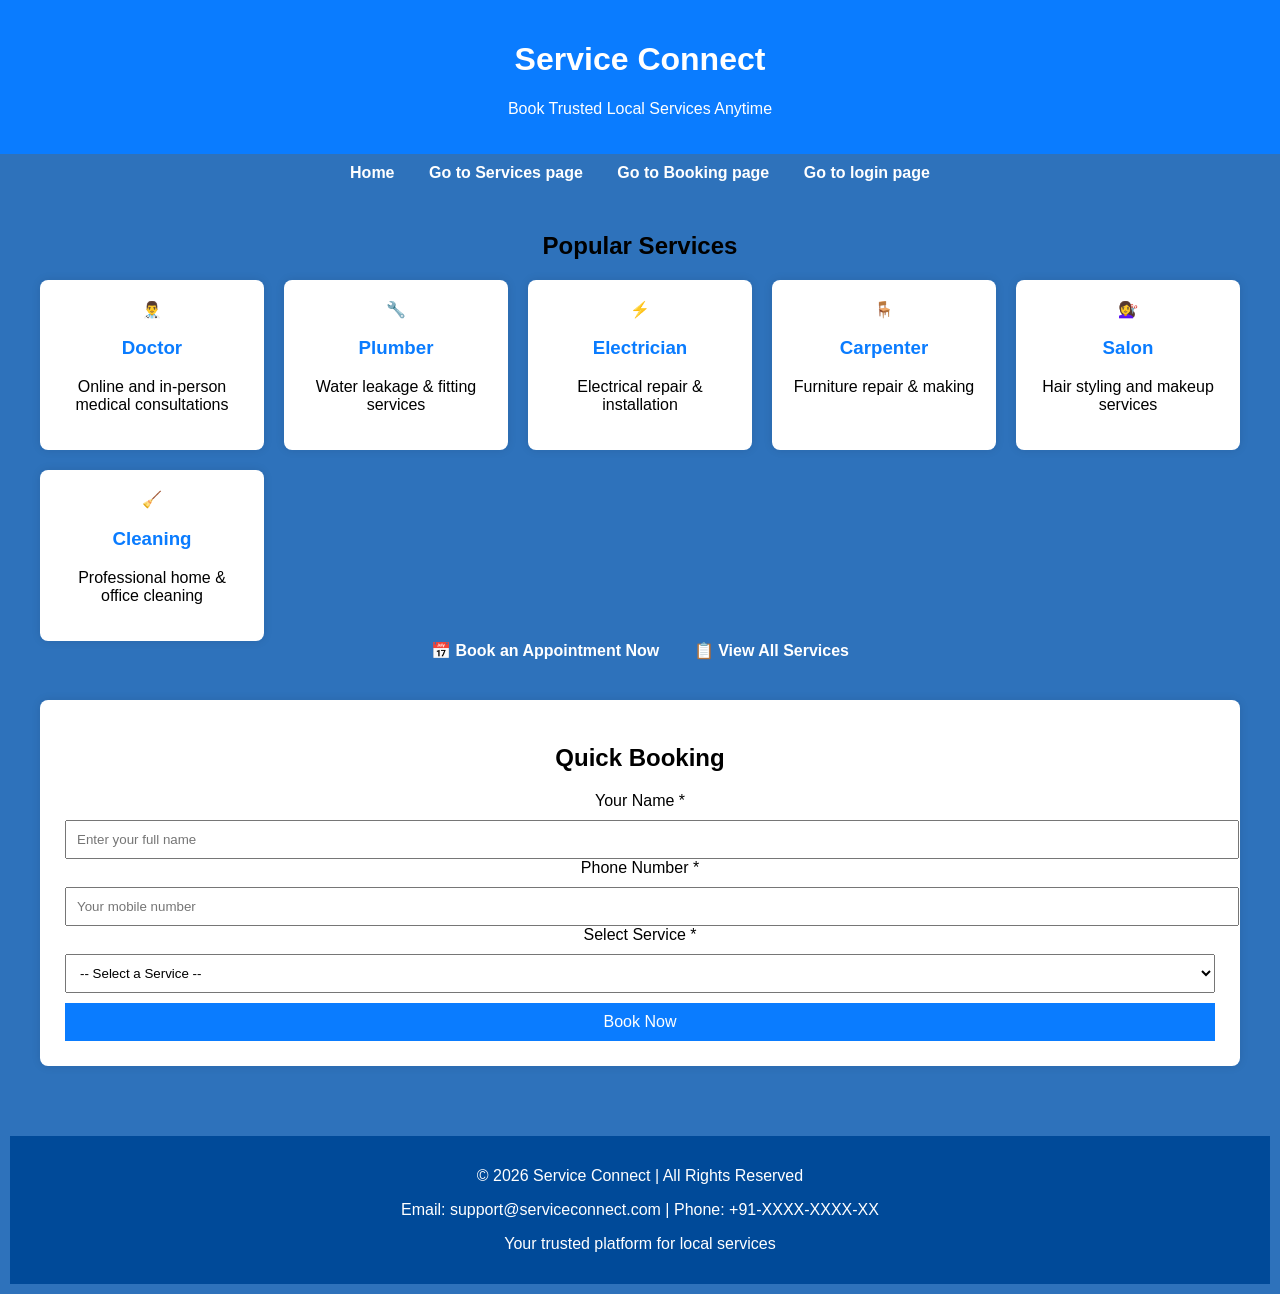
<file: index.html>
<!DOCTYPE html>
<html lang="en">
<head>
    <meta charset="UTF-8">
    <title>Service connect – Book Local Services Online</title>
    <style>
        body {
            margin: 0;
            font-family: Arial, sans-serif;
            background-color: #f4f6f8;
        }

        header {
            background-color: #0a7cff;
            color: white;
            padding: 20px;
            text-align: center;
        }

        nav {
            background-color: #2e72bb;
            padding: 10px;
            text-align: center;
        }

        nav a {
            color: white;
            text-decoration: none;
            margin: 15px;
            font-weight: bold;
        }

        .container {
            padding: 30px;
        }

        .services {
            display: grid;
            grid-template-columns: repeat(auto-fit, minmax(200px, 1fr));
            gap: 20px;
        }

        .card {
            background: white;
            padding: 20px;
            border-radius: 8px;
            text-align: center;
            box-shadow: 0 0 10px rgba(0,0,0,0.1);
        }

        .card h3 {
            color: #0a7cff;
        }

        .form-section {
            margin-top: 40px;
            background: white;
            padding: 25px;
            border-radius: 8px;
            box-shadow: 0 0 10px rgba(0,0,0,0.1);
        }

        input, select, button {
            width: 100%;
            padding: 10px;
            margin-top: 10px;
        }

        button {
            background-color: #0a7cff;
            color: white;
            border: none;
            cursor: pointer;
            font-size: 16px;
        }

        button:hover {
            background-color: #004a99;
        }

        footer {
            background-color: #004a99;
            color: white;
            text-align: center;
            padding: 15px;
            margin-top: 40px;
        }
    </style>
</head>
<body>

<header>
    <h1>Service Connect</h1>
    <p>Book Trusted Local Services Anytime</p>
</header>

<nav>
  <a href="index.html">Home</a>
  <a href="services page.html"> Go to Services page</a>
  <a href="booking page.html"> Go to Booking page</a>
  <a href="login page.html">Go to login page</a>

<div class="container">
    <h2 id="services">Popular Services</h2>

    <div class="services">
        <div class="card">
            <div class="card-icon">👨‍⚕️</div>
            <h3>Doctor</h3>
            <p>Online and in-person medical consultations</p>
        </div>

        <div class="card">
            <div class="card-icon">🔧</div>
            <h3>Plumber</h3>
            <p>Water leakage & fitting services</p>
        </div>

        <div class="card">
            <div class="card-icon">⚡</div>
            <h3>Electrician</h3>
            <p>Electrical repair & installation</p>
        </div>

        <div class="card">
            <div class="card-icon">🪑</div>
            <h3>Carpenter</h3>
            <p>Furniture repair & making</p>
        </div>

        <div class="card">
            <div class="card-icon">💇‍♀️</div>
            <h3>Salon</h3>
            <p>Hair styling and makeup services</p>
        </div>

        <div class="card">
            <div class="card-icon">🧹</div>
            <h3>Cleaning</h3>
            <p>Professional home & office cleaning</p>
        </div>
    </div>

    <div class="cta-buttons">
        <a href="booking.html" class="btn btn-primary">📅 Book an Appointment Now</a>
        <a href="services.html" class="btn btn-secondary">📋 View All Services</a>
    </div>

    <div class="form-section" id="book">
        <h2>Quick Booking</h2>
        <div id="message" class="message"></div>

        <form onsubmit="event.preventDefault(); quickBook();">
            <div class="form-group">
                <label for="name">Your Name *</label>
                <input type="text" id="name" placeholder="Enter your full name" required>
            </div>

            <div class="form-group">
                <label for="phone">Phone Number *</label>
                <input type="tel" id="phone" placeholder="Your mobile number" required>
            </div>

            <div class="form-group">
                <label for="service">Select Service *</label>
                <select id="service" required>
                    <option value="">-- Select a Service --</option>
                    <option value="Doctor">👨‍⚕️ Doctor</option>
                    <option value="Plumber">🔧 Plumber</option>
                    <option value="Electrician">⚡ Electrician</option>
                    <option value="Carpenter">🪑 Carpenter</option>
                    <option value="Salon">💇‍♀️ Salon</option>
                    <option value="Cleaning">🧹 Cleaning</option>
                    <option value="AC Repair">❄️ AC Repair</option>
                    <option value="Other">✋ Other</option>
                </select>
            </div>

            <button type="submit">Book Now</button>
        </form>
    </div>




</div>

<footer id="contact">
    <p>&copy; 2026 Service Connect | All Rights Reserved</p>
    <p>Email: support@serviceconnect.com | Phone: +91-XXXX-XXXX-XX</p>
    <p>Your trusted platform for local services</p>
</footer>

<script>
    async function quickBook() {
        const name = document.getElementById("name").value;
        const phone = document.getElementById("phone").value;
        const service = document.getElementById("service").value;

        try {
            const response = await fetch("http://localhost:5000/api/bookings", {
                method: "POST",
                headers: {
                    "Content-Type": "application/json"
                },
                body: JSON.stringify({ name, phone, service, description: "", date: new Date().toISOString().split('T')[0] })
            });

            const data = await response.json();
            const messageDiv = document.getElementById("message");

            if (response.ok) {
                messageDiv.className = "message success";
                messageDiv.textContent = "✓ " + (data.message || "Booking submitted successfully!");
                messageDiv.style.display = "block";
                document.querySelector("form").reset();
            } else {
                messageDiv.className = "message error";
                messageDiv.textContent = "✗ " + (data.error || "Booking failed");
                messageDiv.style.display = "block";
            }
        } catch (error) {
            console.error(error);
            const messageDiv = document.getElementById("message");
            messageDiv.className = "message error";
            messageDiv.textContent = "✗ Error connecting to server. Backend may not be running.";
            messageDiv.style.display = "block";
        }
    }
</script>

</body>
</html>
</file>
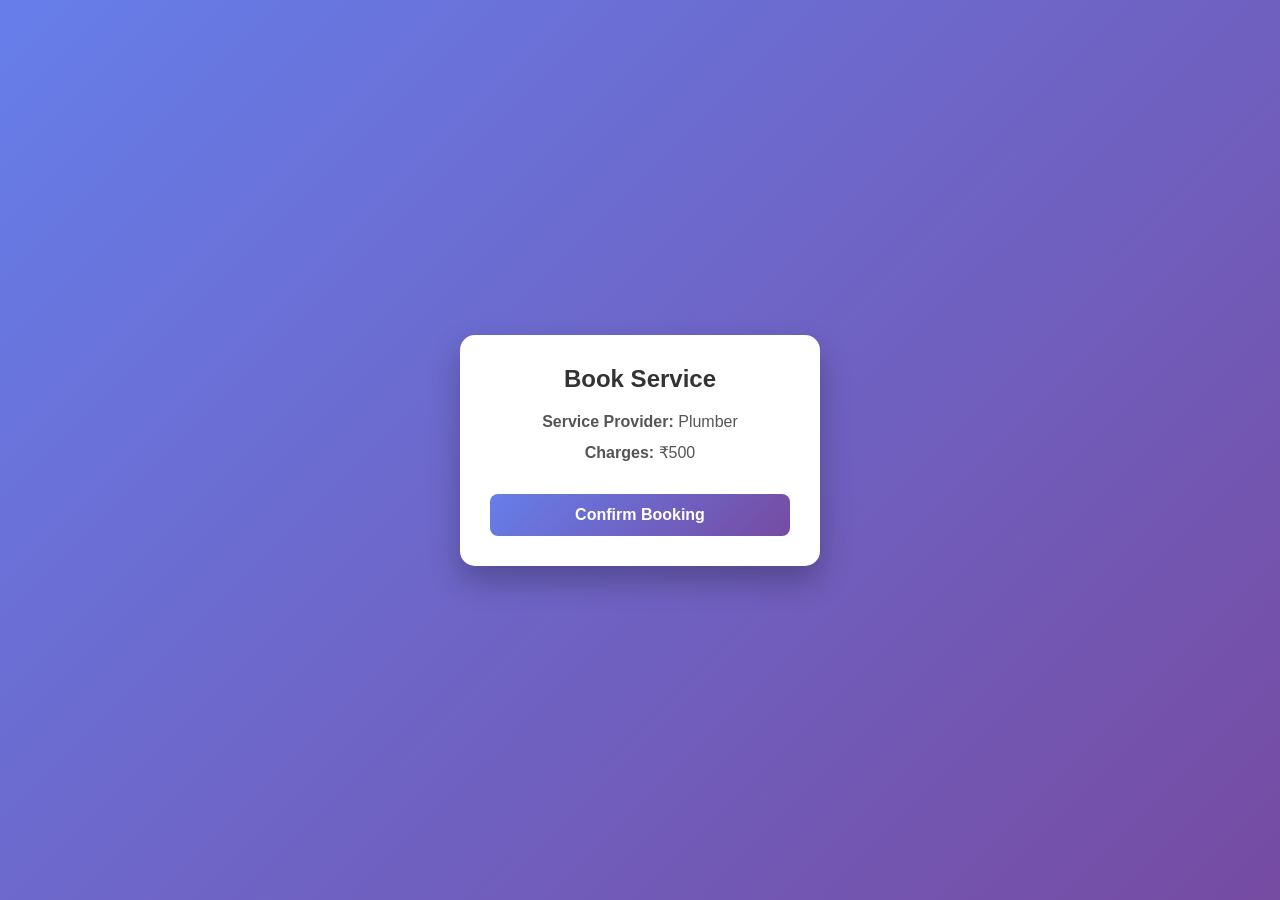
<file: booking page.html>
<!DOCTYPE html>
<html lang="en">
<head>
    <meta charset="UTF-8">
    <title>Service Booking</title>

    <style>
        /* Reset */
        * {
            margin: 0;
            padding: 0;
            box-sizing: border-box;
            font-family: 'Segoe UI', Tahoma, Geneva, Verdana, sans-serif;
        }

        /* Page background */
        body {
            height: 100vh;
            background: linear-gradient(135deg, #667eea, #764ba2);
            display: flex;
            justify-content: center;
            align-items: center;
        }

        /* Booking card */
        .booking-box {
            background: #ffffff;
            width: 360px;
            padding: 30px;
            border-radius: 15px;
            text-align: center;
            box-shadow: 0 15px 30px rgba(0, 0, 0, 0.25);
            animation: fadeIn 0.8s ease-in-out;
        }

        /* Heading */
        .booking-box h2 {
            margin-bottom: 20px;
            color: #333;
        }

        /* Text */
        .booking-box p {
            font-size: 16px;
            margin: 12px 0;
            color: #555;
        }

        /* Button */
        .booking-box button {
            margin-top: 20px;
            width: 100%;
            padding: 12px;
            border: none;
            border-radius: 8px;
            background: linear-gradient(135deg, #667eea, #764ba2);
            color: white;
            font-size: 16px;
            font-weight: bold;
            cursor: pointer;
            transition: 0.3s ease;
        }

        /* Button hover */
        .booking-box button:hover {
            transform: translateY(-2px);
            box-shadow: 0 8px 15px rgba(0, 0, 0, 0.3);
        }

        /* Animation */
        @keyframes fadeIn {
            from {
                opacity: 0;
                transform: translateY(20px);
            }
            to {
                opacity: 1;
                transform: translateY(0);
            }
        }
    </style>
</head>

<body>

    <div class="booking-box">
        <h2>Book Service</h2>
        <p><strong>Service Provider:</strong> Plumber</p>
        <p><strong>Charges:</strong> ₹500</p>
        <button>Confirm Booking</button>
    </div>

</body>
</html>
</file>
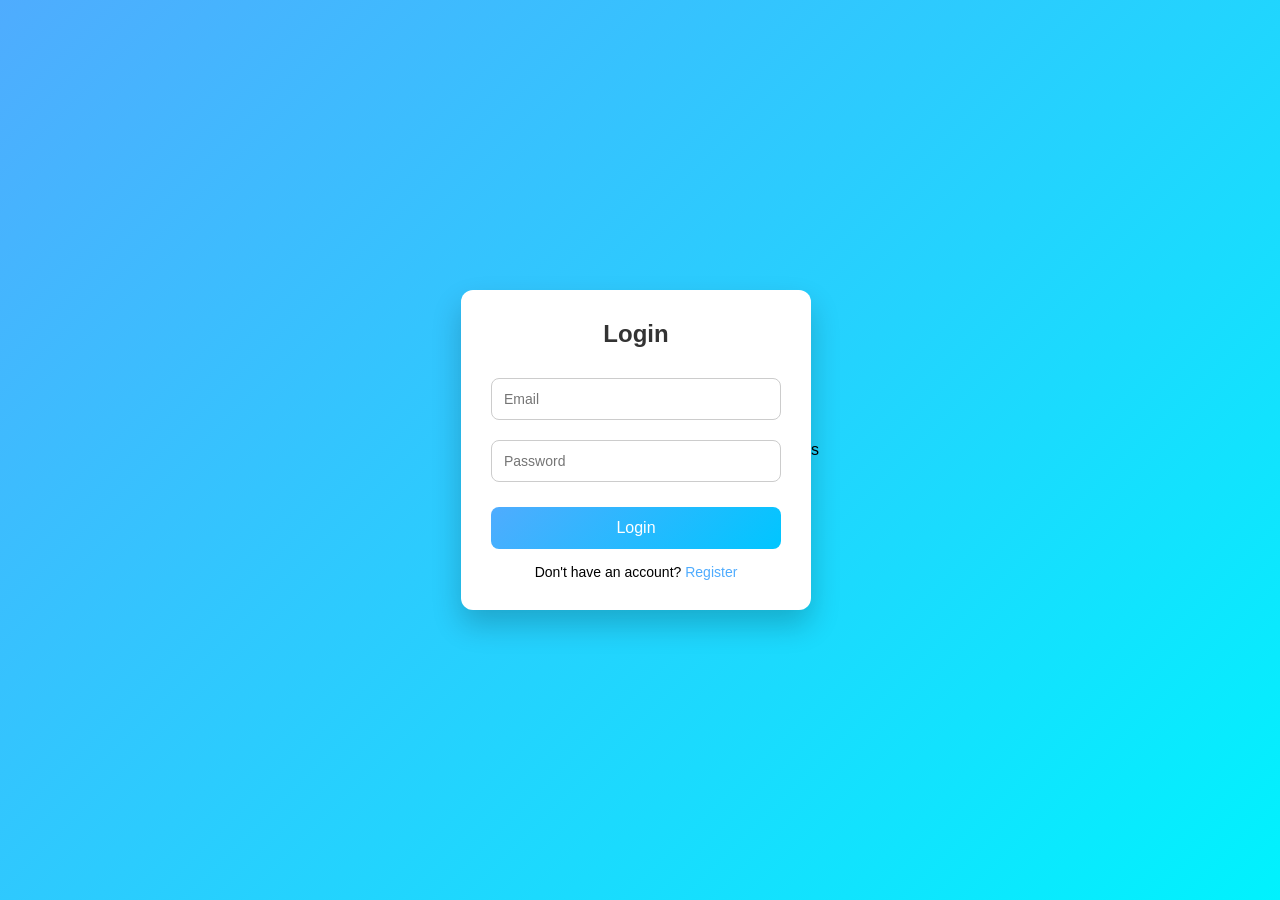
<file: login page.html>
<!DOCTYPE html>
<html lang="en">
<head>
    <meta charset="UTF-8">
    <title>Login</title>

    <style>
        * {
            margin: 0;
            padding: 0;
            box-sizing: border-box;
            font-family: Arial, Helvetica, sans-serif;
        }

        body {
            height: 100vh;
            background: linear-gradient(135deg, #4facfe, #00f2fe);
            display: flex;
            justify-content: center;
            align-items: center;
        }

        .form-container {
            width: 350px;
            background: #ffffff;
            padding: 30px;
            border-radius: 12px;
            box-shadow: 0 15px 30px rgba(0,0,0,0.2);
            text-align: center;
        }

        .form-container h2 {
            margin-bottom: 20px;
            color: #333;
        }

        .form-container input {
            width: 100%;
            padding: 12px;
            margin: 10px 0;
            border-radius: 8px;
            border: 1px solid #ccc;
            outline: none;
            font-size: 14px;
        }

        .form-container input:focus {
            border-color: #4facfe;
        }

        .form-container button {
            width: 100%;
            padding: 12px;
            margin-top: 15px;
            border: none;
            border-radius: 8px;
            background: linear-gradient(135deg, #4facfe, #00c6ff);
            color: white;
            font-size: 16px;
            cursor: pointer;
            transition: 0.3s;
        }

        .form-container button:hover {
            opacity: 0.9;
        }

        .form-container p {
            margin-top: 15px;
            font-size: 14px;
        }

        .form-container a {
            text-decoration: none;
            color: #4facfe;
        }

        .form-container a:hover {
            text-decoration: underline;
        }
    </style>

</head>
<body>

    <div class="form-container">
        <h2>Login</h2>

        <input type="email" placeholder="Email" required>
        <input type="password" placeholder="Password" required>

        <button>Login</button>

        <p>Don't have an account? <a href="#">Register</a></p>
    </div>

</body>
</html>s
</file>
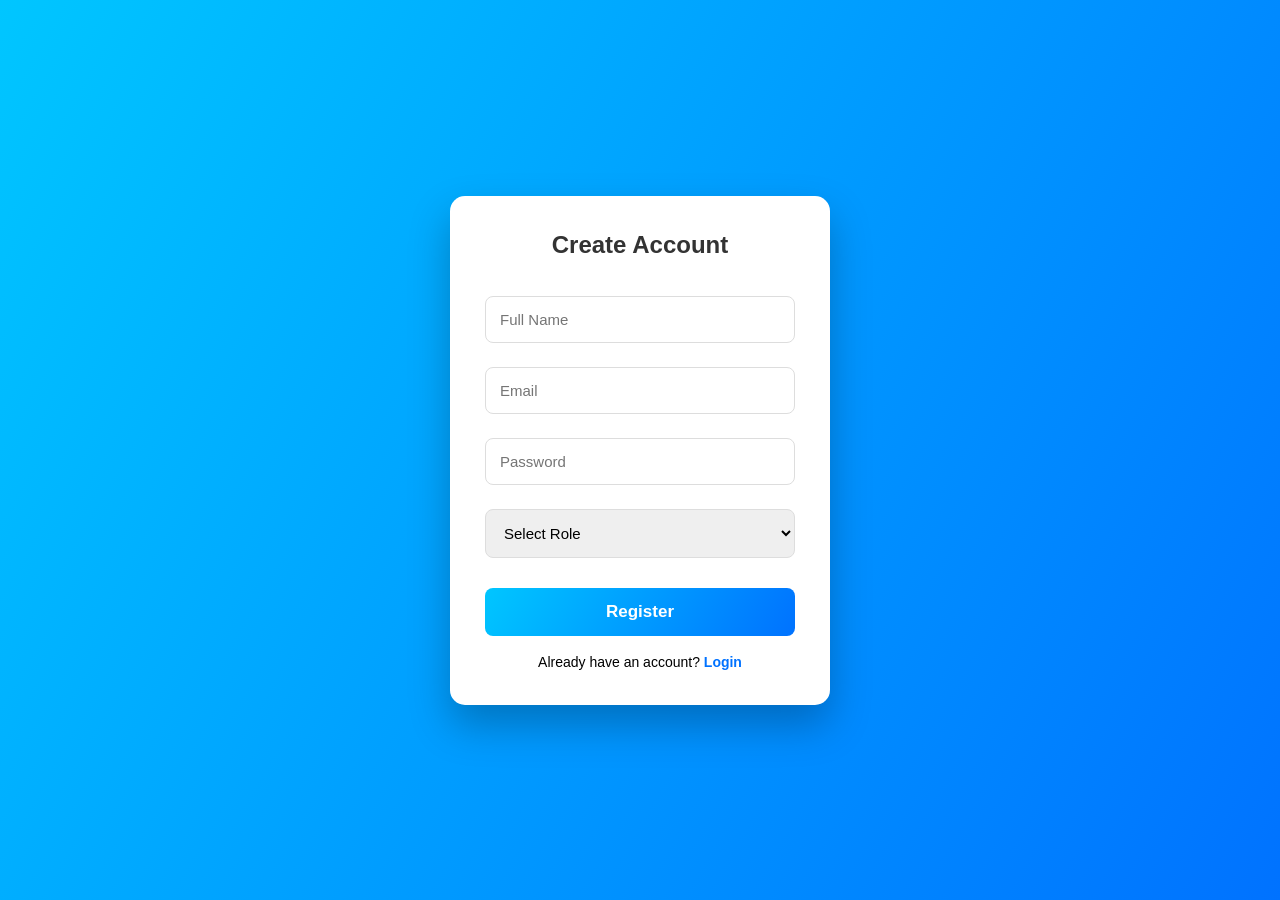
<file: register page.html>
<!DOCTYPE html>
<html lang="en">
<head>
    <meta charset="UTF-8">
    <title>Register</title>

    <style>
        * {
            margin: 0;
            padding: 0;
            box-sizing: border-box;
            font-family: 'Poppins', sans-serif;
        }

        body {
            height: 100vh;
            background: linear-gradient(120deg, #00c6ff, #0072ff);
            display: flex;
            justify-content: center;
            align-items: center;
        }

        .form-container {
            background: #ffffff;
            width: 380px;
            padding: 35px;
            border-radius: 15px;
            box-shadow: 0 20px 40px rgba(0, 0, 0, 0.25);
            animation: fadeIn 0.8s ease-in-out;
        }

        @keyframes fadeIn {
            from {
                opacity: 0;
                transform: translateY(20px);
            }
            to {
                opacity: 1;
                transform: translateY(0);
            }
        }

        .form-container h2 {
            text-align: center;
            margin-bottom: 25px;
            color: #333;
        }

        .form-container input,
        .form-container select {
            width: 100%;
            padding: 14px;
            margin: 12px 0;
            border-radius: 8px;
            border: 1px solid #ddd;
            font-size: 15px;
            transition: 0.3s;
        }

        .form-container input:focus,
        .form-container select:focus {
            border-color: #0072ff;
            box-shadow: 0 0 6px rgba(0, 114, 255, 0.4);
            outline: none;
        }

        .form-container select {
            cursor: pointer;
        }

        .form-container button {
            width: 100%;
            padding: 14px;
            margin-top: 18px;
            background: linear-gradient(120deg, #00c6ff, #0072ff);
            color: #fff;
            font-size: 17px;
            font-weight: bold;
            border: none;
            border-radius: 8px;
            cursor: pointer;
            transition: 0.3s;
        }

        .form-container button:hover {
            transform: translateY(-3px);
            box-shadow: 0 8px 18px rgba(0, 0, 0, 0.25);
        }

        .form-container p {
            text-align: center;
            margin-top: 18px;
            font-size: 14px;
        }

        .form-container p a {
            color: #0072ff;
            text-decoration: none;
            font-weight: 600;
        }

        .form-container p a:hover {
            text-decoration: underline;
        }
    </style>
</head>
<body>

<div class="form-container">
    <h2>Create Account</h2>

    <input type="text" placeholder="Full Name" required>
    <input type="email" placeholder="Email" required>
    <input type="password" placeholder="Password" required>

    <select required>
        <option value="">Select Role</option>
        <option>Customer</option>
        <option>Service Provider</option>
    </select>

    <button>Register</button>

    <p>Already have an account? <a href="#">Login</a></p>
</div>

</body>
</html>
</file>
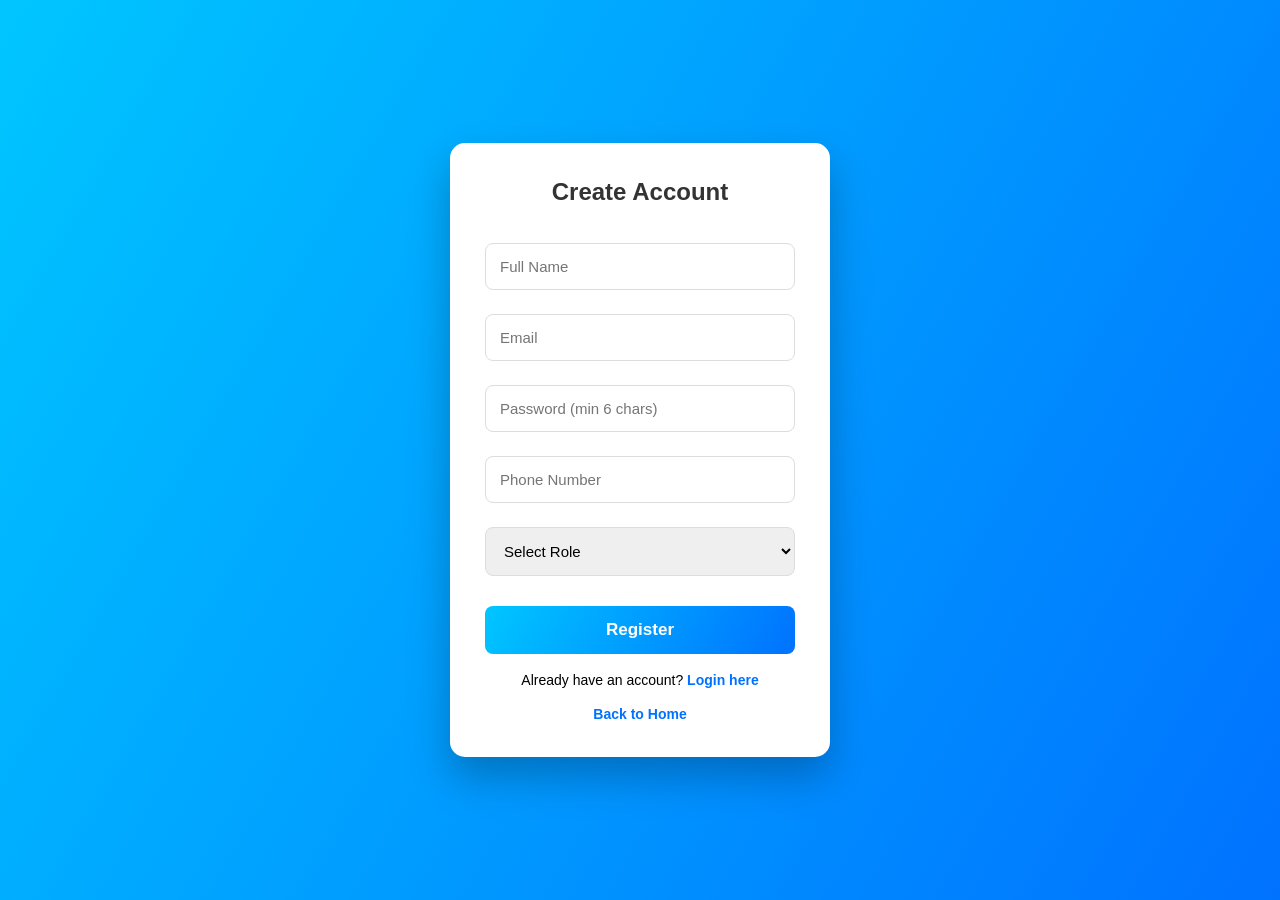
<file: register.html>
<!DOCTYPE html>
<html lang="en">
<head>
    <meta charset="UTF-8">
    <title>Register - Service Connect</title>

    <style>
        * {
            margin: 0;
            padding: 0;
            box-sizing: border-box;
            font-family: 'Poppins', Arial, sans-serif;
        }

        body {
            min-height: 100vh;
            background: linear-gradient(120deg, #00c6ff, #0072ff);
            display: flex;
            justify-content: center;
            align-items: center;
            padding: 20px;
        }

        .form-container {
            background: #ffffff;
            width: 380px;
            padding: 35px;
            border-radius: 15px;
            box-shadow: 0 20px 40px rgba(0, 0, 0, 0.25);
            animation: fadeIn 0.8s ease-in-out;
        }

        @keyframes fadeIn {
            from {
                opacity: 0;
                transform: translateY(20px);
            }
            to {
                opacity: 1;
                transform: translateY(0);
            }
        }

        .form-container h2 {
            text-align: center;
            margin-bottom: 25px;
            color: #333;
        }

        .form-container input,
        .form-container select {
            width: 100%;
            padding: 14px;
            margin: 12px 0;
            border-radius: 8px;
            border: 1px solid #ddd;
            font-size: 15px;
            transition: 0.3s;
        }

        .form-container input:focus,
        .form-container select:focus {
            border-color: #0072ff;
            box-shadow: 0 0 6px rgba(0, 114, 255, 0.4);
            outline: none;
        }

        .form-container select {
            cursor: pointer;
        }

        .form-container button {
            width: 100%;
            padding: 14px;
            margin-top: 18px;
            background: linear-gradient(120deg, #00c6ff, #0072ff);
            color: #fff;
            font-size: 17px;
            font-weight: bold;
            border: none;
            border-radius: 8px;
            cursor: pointer;
            transition: 0.3s;
        }

        .form-container button:hover {
            transform: translateY(-3px);
            box-shadow: 0 8px 18px rgba(0, 0, 0, 0.25);
        }

        .form-container p {
            text-align: center;
            margin-top: 18px;
            font-size: 14px;
        }

        .form-container p a {
            color: #0072ff;
            text-decoration: none;
            font-weight: 600;
        }

        .form-container p a:hover {
            text-decoration: underline;
        }

        .message {
            margin-bottom: 15px;
            padding: 10px;
            border-radius: 4px;
            display: none;
        }

        .message.success {
            background-color: #d4edda;
            color: #155724;
        }

        .message.error {
            background-color: #f8d7da;
            color: #721c24;
        }
    </style>
</head>
<body>

<div class="form-container">
    <h2>Create Account</h2>

    <div id="message" class="message"></div>

    <form onsubmit="event.preventDefault(); registerUser();">
        <input type="text" id="name" placeholder="Full Name" required>
        <input type="email" id="email" placeholder="Email" required>
        <input type="password" id="password" placeholder="Password (min 6 chars)" minlength="6" required>
        <input type="tel" id="phone" placeholder="Phone Number" required>

        <select id="role" required>
            <option value="">Select Role</option>
            <option value="customer">Customer</option>
            <option value="service_provider">Service Provider</option>
        </select>

        <button type="submit">Register</button>
    </form>

    <p>Already have an account? <a href="login.html">Login here</a></p>
    <p><a href="index.html">Back to Home</a></p>
</div>

<script>
    async function registerUser() {
        const name = document.getElementById("name").value;
        const email = document.getElementById("email").value;
        const password = document.getElementById("password").value;
        const phone = document.getElementById("phone").value;
        const role = document.getElementById("role").value;

        try {
            const response = await fetch("http://localhost:5000/register", {
                method: "POST",
                headers: {
                    "Content-Type": "application/json"
                },
                body: JSON.stringify({ name, email, password, phone, role })
            });

            const data = await response.json();
            const messageDiv = document.getElementById("message");

            if (response.ok) {
                messageDiv.className = "message success";
                messageDiv.textContent = data.message;
                messageDiv.style.display = "block";
                document.querySelector("form").reset();
                setTimeout(() => {
                    window.location.href = "login.html";
                }, 1500);
            } else {
                messageDiv.className = "message error";
                messageDiv.textContent = data.error || "Registration failed";
                messageDiv.style.display = "block";
            }
        } catch (error) {
            console.error(error);
            const messageDiv = document.getElementById("message");
            messageDiv.className = "message error";
            messageDiv.textContent = "Error connecting to server";
            messageDiv.style.display = "block";
        }
    }
</script>

</body>
</html>
</file>
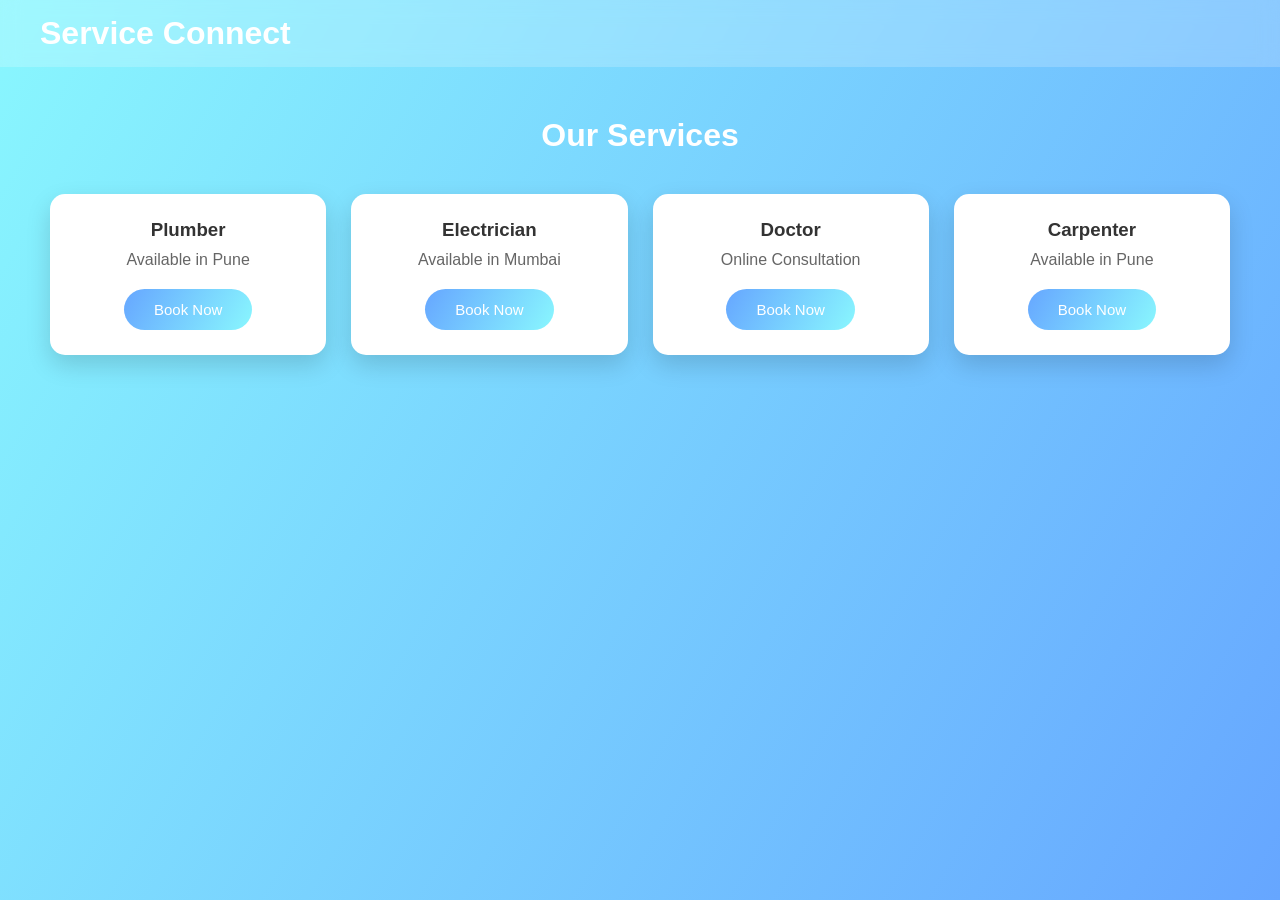
<file: services page.html>
<!DOCTYPE html>
<html lang="en">
<head>
<meta charset="UTF-8">
<title>Attractive Services Page</title>

<style>
*{
    margin:0;
    padding:0;
    box-sizing:border-box;
    font-family: Arial, Helvetica, sans-serif;
}

/* Background */
body{
    min-height:100vh;
    background: linear-gradient(120deg, #89f7fe, #66a6ff);
}

/* Navbar */
.navbar{
    padding:15px 40px;
    background: rgba(255,255,255,0.2);
    backdrop-filter: blur(10px);
}

.navbar h1{
    color:#fff;
}

/* Container */
.container{
    padding:50px;
}

/* Title */
.container h2{
    text-align:center;
    color:#fff;
    margin-bottom:40px;
    font-size:32px;
}

/* Services Grid */
.services{
    display:grid;
    grid-template-columns: repeat(auto-fit, minmax(220px, 1fr));
    gap:25px;
}

/* Card */
.card{
    background:#fff;
    padding:25px;
    border-radius:15px;
    text-align:center;
    box-shadow:0 10px 25px rgba(0,0,0,0.15);
    transition:0.3s;
}

.card:hover{
    transform: translateY(-10px);
    box-shadow:0 20px 40px rgba(0,0,0,0.25);
}

/* Card Text */
.card h3{
    color:#333;
    margin-bottom:10px;
}

.card p{
    color:#666;
    margin-bottom:20px;
}

/* Button */
.card button{
    background: linear-gradient(120deg, #66a6ff, #89f7fe);
    border:none;
    padding:12px 30px;
    border-radius:30px;
    color:#fff;
    font-size:15px;
    cursor:pointer;
    transition:0.3s;
}

.card button:hover{
    transform: scale(1.05);
    opacity:0.9;
}
</style>
</head>

<body>

<div class="navbar">
    <h1>Service Connect</h1>
</div>

<div class="container">
    <h2>Our Services</h2>

    <div class="services">
        <div class="card">
            <h3>Plumber</h3>
            <p>Available in Pune</p>
            <button>Book Now</button>
        </div>

        <div class="card">
            <h3>Electrician</h3>
            <p>Available in Mumbai</p>
            <button>Book Now</button>
        </div>

        <div class="card">
            <h3>Doctor</h3>
            <p>Online Consultation</p>
            <button>Book Now</button>
        </div>

        <div class="card">
            <h3>Carpenter</h3>
            <p>Available in Pune</p>
            <button>Book Now</button>
        </div>
    </div>
</div>

</body>
</html>
</file>
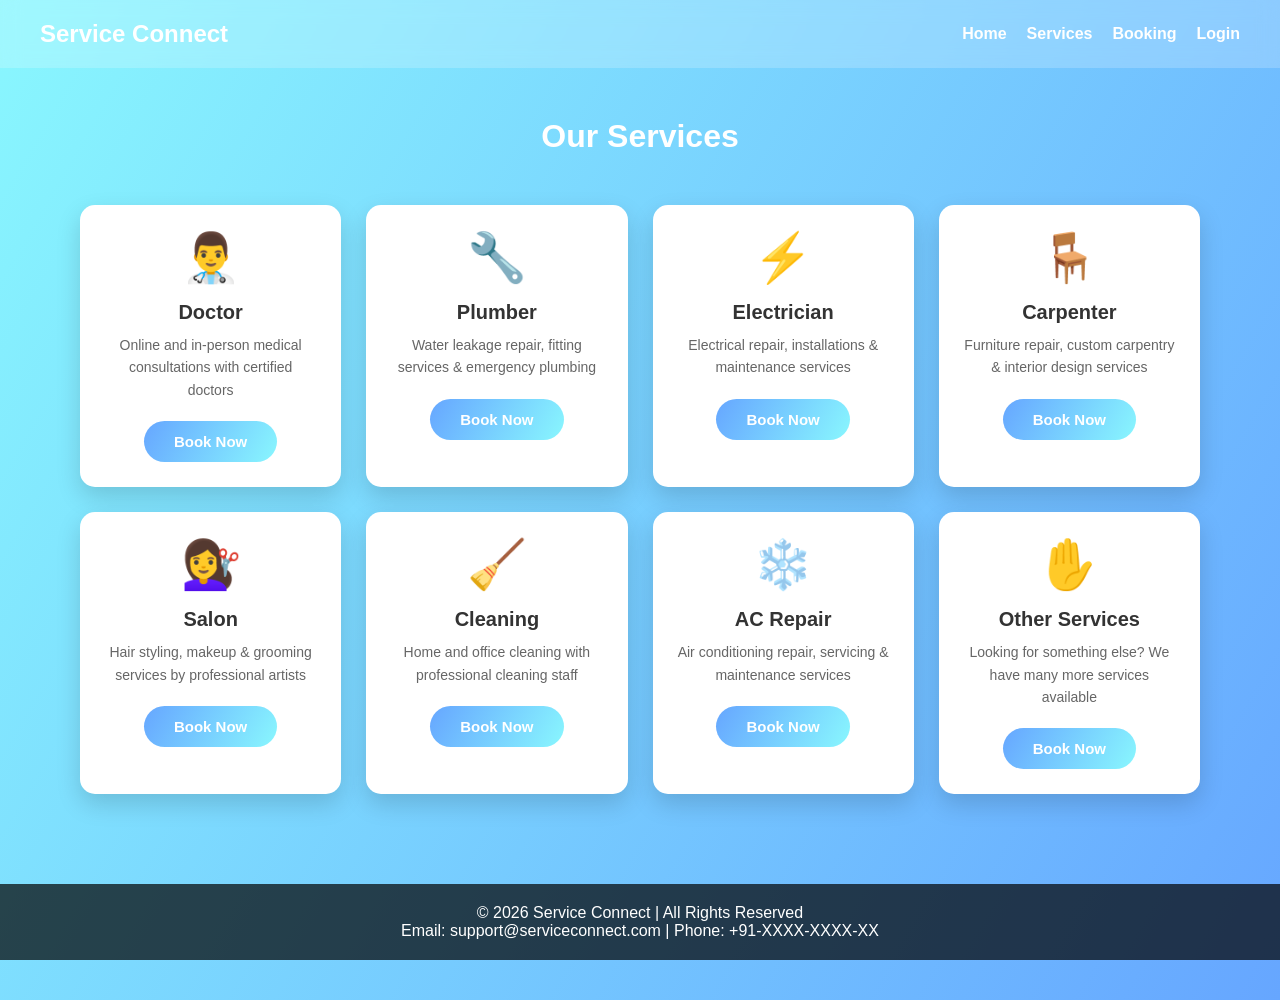
<file: services.html>
<!DOCTYPE html>
<html lang="en">
<head>
    <meta charset="UTF-8">
    <title>Services - Service Connect</title>

    <style>
        * {
            margin: 0;
            padding: 0;
            box-sizing: border-box;
            font-family: Arial, Helvetica, sans-serif;
        }

        body {
            background: linear-gradient(120deg, #89f7fe, #66a6ff);
            min-height: 100vh;
            padding-bottom: 40px;
        }

        .navbar {
            padding: 20px 40px;
            background: rgba(255, 255, 255, 0.2);
            backdrop-filter: blur(10px);
            display: flex;
            justify-content: space-between;
            align-items: center;
        }

        .navbar h1 {
            color: #fff;
            font-size: 24px;
        }

        .nav-links {
            display: flex;
            gap: 20px;
        }

        .nav-links a {
            color: white;
            text-decoration: none;
            font-weight: bold;
            transition: 0.3s;
        }

        .nav-links a:hover {
            text-decoration: underline;
        }

        .container {
            padding: 50px 40px;
            max-width: 1200px;
            margin: 0 auto;
        }

        .container h2 {
            text-align: center;
            color: #fff;
            margin-bottom: 50px;
            font-size: 32px;
        }

        .services {
            display: grid;
            grid-template-columns: repeat(auto-fit, minmax(250px, 1fr));
            gap: 25px;
        }

        .card {
            background: #fff;
            padding: 25px;
            border-radius: 15px;
            text-align: center;
            box-shadow: 0 10px 25px rgba(0, 0, 0, 0.15);
            transition: all 0.3s ease;
        }

        .card:hover {
            transform: translateY(-10px);
            box-shadow: 0 20px 40px rgba(0, 0, 0, 0.25);
        }

        .card-icon {
            font-size: 48px;
            margin-bottom: 15px;
        }

        .card h3 {
            color: #333;
            margin-bottom: 10px;
            font-size: 20px;
        }

        .card p {
            color: #666;
            margin-bottom: 20px;
            font-size: 14px;
            line-height: 1.6;
        }

        .card button {
            background: linear-gradient(120deg, #66a6ff, #89f7fe);
            border: none;
            padding: 12px 30px;
            border-radius: 30px;
            color: #fff;
            font-size: 15px;
            cursor: pointer;
            transition: all 0.3s;
            font-weight: bold;
        }

        .card button:hover {
            transform: scale(1.05);
            opacity: 0.9;
        }

        footer {
            background-color: rgba(0, 0, 0, 0.7);
            color: white;
            text-align: center;
            padding: 20px;
            margin-top: 40px;
        }
    </style>
</head>
<body>

<div class="navbar">
    <h1>Service Connect</h1>
    <div class="nav-links">
        <a href="index.html">Home</a>
        <a href="services.html">Services</a>
        <a href="booking.html">Booking</a>
        <a href="login.html">Login</a>
    </div>
</div>

<div class="container">
    <h2>Our Services</h2>

    <div class="services">
        <div class="card">
            <div class="card-icon">👨‍⚕️</div>
            <h3>Doctor</h3>
            <p>Online and in-person medical consultations with certified doctors</p>
            <button onclick="window.location.href='booking.html'">Book Now</button>
        </div>

        <div class="card">
            <div class="card-icon">🔧</div>
            <h3>Plumber</h3>
            <p>Water leakage repair, fitting services & emergency plumbing</p>
            <button onclick="window.location.href='booking.html'">Book Now</button>
        </div>

        <div class="card">
            <div class="card-icon">⚡</div>
            <h3>Electrician</h3>
            <p>Electrical repair, installations & maintenance services</p>
            <button onclick="window.location.href='booking.html'">Book Now</button>
        </div>

        <div class="card">
            <div class="card-icon">🪑</div>
            <h3>Carpenter</h3>
            <p>Furniture repair, custom carpentry & interior design services</p>
            <button onclick="window.location.href='booking.html'">Book Now</button>
        </div>

        <div class="card">
            <div class="card-icon">💇‍♀️</div>
            <h3>Salon</h3>
            <p>Hair styling, makeup & grooming services by professional artists</p>
            <button onclick="window.location.href='booking.html'">Book Now</button>
        </div>

        <div class="card">
            <div class="card-icon">🧹</div>
            <h3>Cleaning</h3>
            <p>Home and office cleaning with professional cleaning staff</p>
            <button onclick="window.location.href='booking.html'">Book Now</button>
        </div>

        <div class="card">
            <div class="card-icon">❄️</div>
            <h3>AC Repair</h3>
            <p>Air conditioning repair, servicing & maintenance services</p>
            <button onclick="window.location.href='booking.html'">Book Now</button>
        </div>

        <div class="card">
            <div class="card-icon">✋</div>
            <h3>Other Services</h3>
            <p>Looking for something else? We have many more services available</p>
            <button onclick="window.location.href='booking.html'">Book Now</button>
        </div>
    </div>
</div>






<script>
async function loadServices() {
    const response = await fetch("http://localhost:5000/services");
    const services = await response.json();

    let output = "";

    services.forEach(service => {
        output += `
            <div style="border:1px solid #ccc; padding:10px; margin:10px;">
                <h3>${service.service_name}</h3>
                <p><strong>Provider:</strong> ${service.provider_name}</p>
                <p><strong>Contact:</strong> ${service.contact_number}</p>
                <p>${service.description}</p>

                <a href="tel:${service.contact_number}">
                    <button style="background-color:green; color:white; padding:8px; border:none;">
                        📞 Call Now
                    </button>
                </a>
            </div>
        `;
    });

    document.getElementById("serviceList").innerHTML = output;
}

loadServices();
</script>









<footer>
    <p>&copy; 2026 Service Connect | All Rights Reserved</p>
    <p>Email: support@serviceconnect.com | Phone: +91-XXXX-XXXX-XX</p>
</footer>

</body>
</html>
</file>
